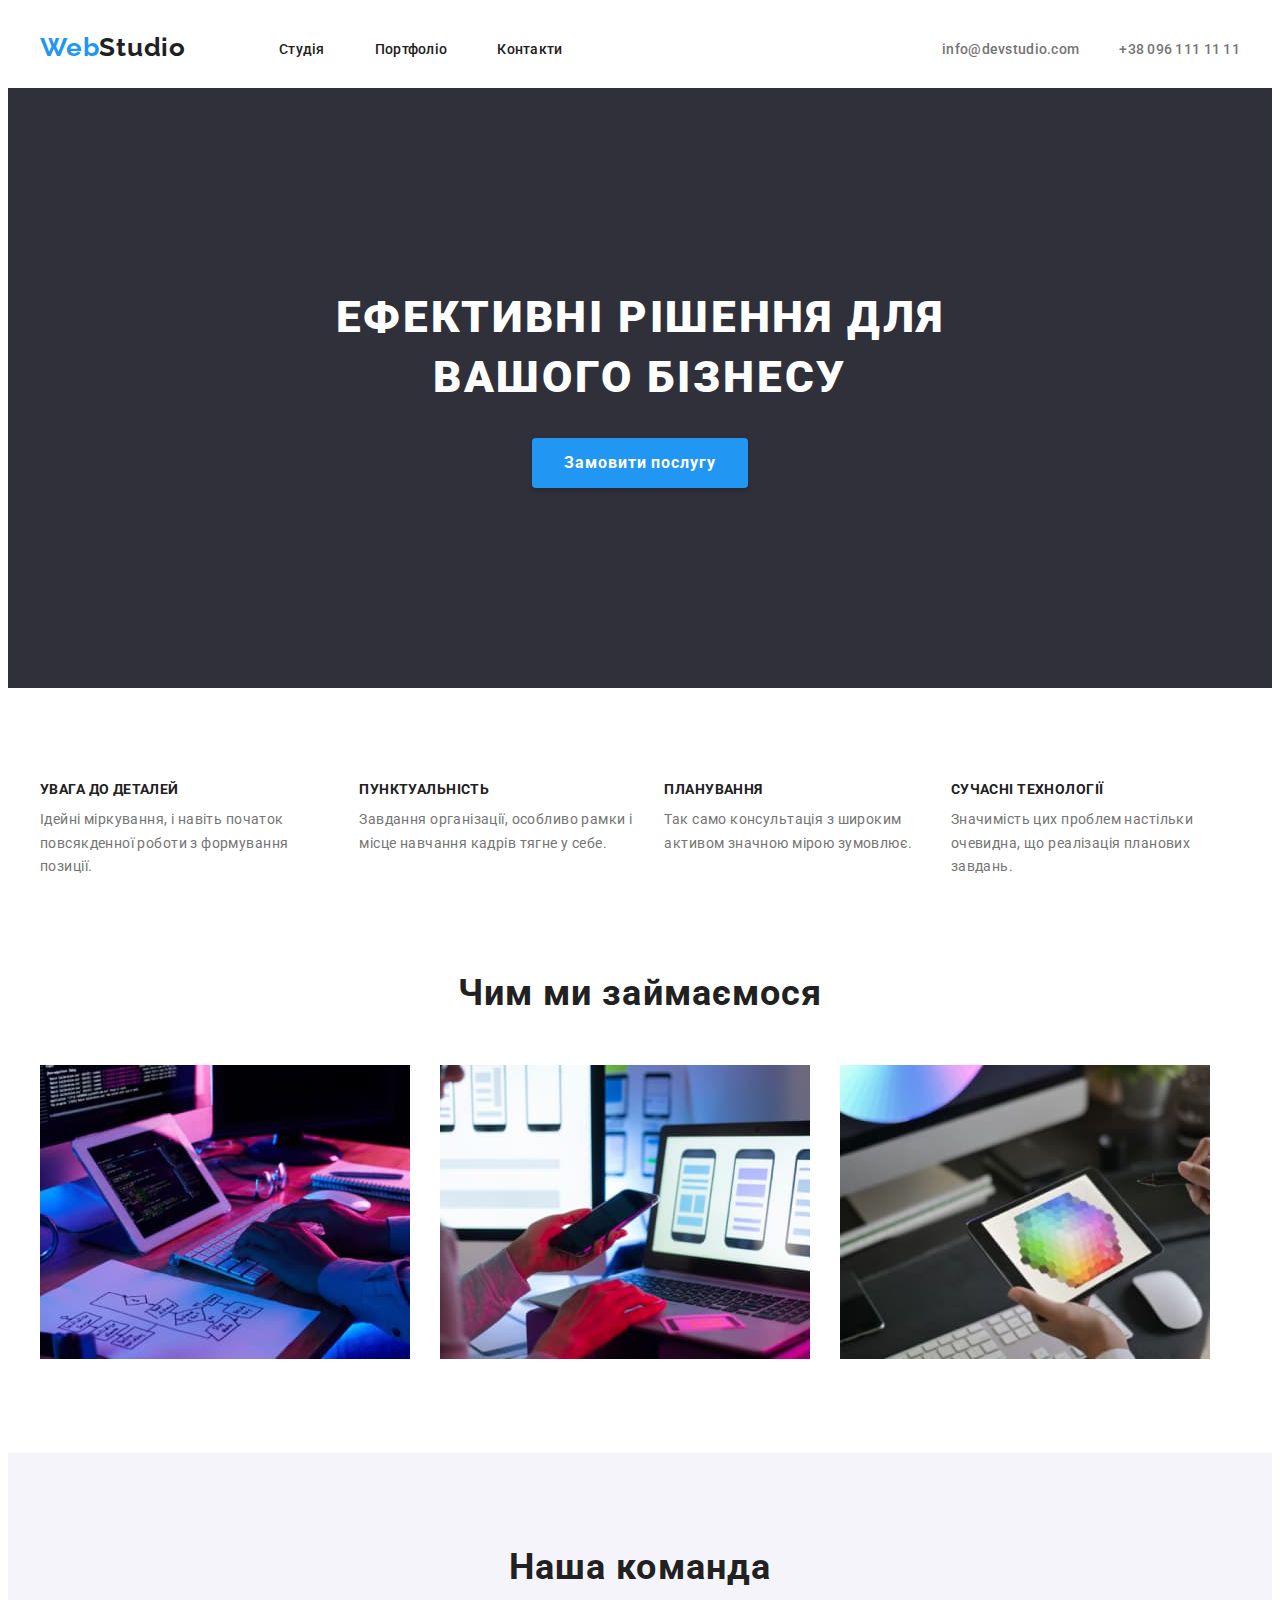
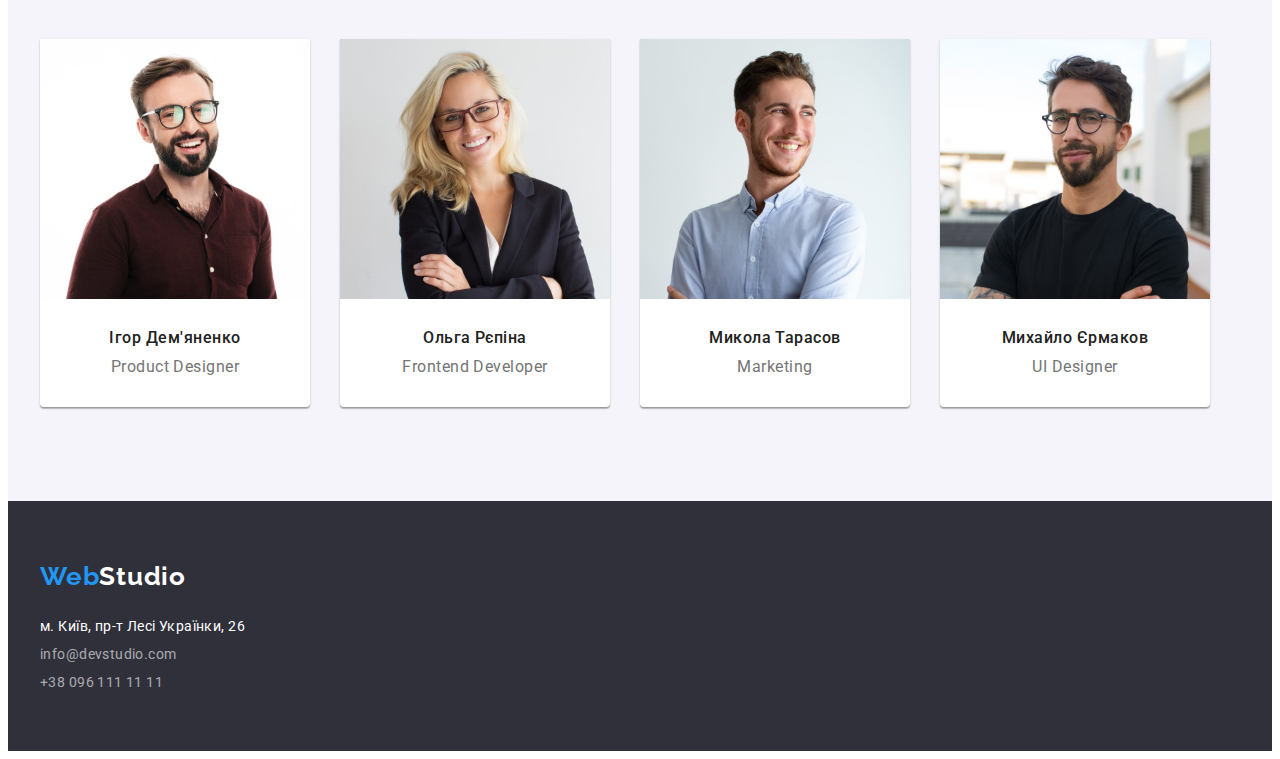
<file: index.html>
<!DOCTYPE html>
<html lang="uk">
  <head>
    <meta charset="UTF-8">
    <meta http-equiv="X-UA-Compatible" content="IE=edge">
    <meta name="viewport" content="width=device-width, initial-scale=1.0">
    <title>Студія</title>
    <link rel="preconnect" href="https://fonts.googleapis.com">
    <link rel="preconnect" href="https://fonts.gstatic.com" crossorigin>
    <link
        href="https://fonts.googleapis.com/css2?family=Raleway:wght@700&family=Roboto:wght@400;500;700;900&display=swap"
        rel="stylesheet">
    <link rel="stylesheet" href="https://cdnjs.cloudflare.com/ajax/libs/modern-normalize/1.1.0/modern-normalize.min.css" integrity="sha512-wpPYUAdjBVSE4KJnH1VR1HeZfpl1ub8YT/NKx4PuQ5NmX2tKuGu6U/JRp5y+Y8XG2tV+wKQpNHVUX03MfMFn9Q==" crossorigin="anonymous" referrerpolicy="no-referrer" />
    <link rel="stylesheet" href="./css/styles.css" />
  </head>
  <body class="body">

   <!-------------------------- Header *** Меню навігації ------------------------->

    <header>
      <div class="container header-container">
      <nav class="header-nav">
        <a class="logo" href="index.html"><span class="logo-span">Web</span>Studio </a>
            <ul class="site-nav list">
        <li><a class="menu-link" href="">Студія</a></li>
        <li><a class="menu-link" href="./portfolio.html">Портфоліо</a></li>
        <li><a class="menu-link" href="">Контакти</a></li>
      </ul>
      </nav>

      <ul class="contacts list">
        <li><a class="contacts-link" href="mailto:info@devstudio.com">info@devstudio.com</a></li>
        <li><a class="contacts-link" href="tel:+380961111111">+38 096 111 11 11</a></li>
      </ul>
      </div>
    </header>

    <main>
      <!---------------------- Ефективні рішення ---------------------->

      <section class="section section-head">
        <h1 class="section-heading">Ефективні рішення для вашого бізнесу</h1>
        <button class="btn-order" type="button">Замовити послугу</button>
      </section>
      
      <!-------------- Benefits-list *** Увага до деталей -------------->
      
      <section class="section benefits">
        <div class="container">
        <ul class="benefits-list">
          <li>
            <h2 class="title">УВАГА ДО ДЕТАЛЕЙ</h2>
            <p class="text">
              Ідейні міркування, і навіть початок повсякденної роботи з
              формування позиції.
            </p>
          </li>
          <li>
            <h2 class="title">ПУНКТУАЛЬНІСТЬ</h2>
            <p class="text">
              Завдання організації, особливо рамки і місце навчання кадрів тягне
              у себе.
            </p>
          </li>
          <li>
            <h2 class="title">ПЛАНУВАННЯ</h2>
            <p class="text">
              Так само консультація з широким активом значною мірою зумовлює.
            </p>
          </li>
          <li>
            <h2 class="title">СУЧАСНІ ТЕХНОЛОГІЇ</h2>
            <p class="text">
              Значимість цих проблем настільки очевидна, що реалізація планових
              завдань.
            </p>
          </li>
        </ul>
      </div>
      </section>

      <!--------------------- Чим ми займаємося --------------------------->

      <section class="section">
        <div class="container">
        <h2 class="heading-text">Чим ми займаємося</h2>
        <ul class="work-list">
          <li>
            <img src="./images/photo1.jpg" alt="набір тексту" width="370" />
          </li>
          <li><img src="./images/photo2.jpg" alt="смартфон" width="370" /></li>
          <li><img src="./images/photo3.jpg" alt="планшет" width="370" /></li>
        </ul>
        </div>
      </section>

      <!---------------------- Наша команда ------------------------------->

      <section class="section team-section">
        <div class="container ">
        <h2 class="heading-text">Наша команда</h2>
        <ul class="team">
          <li class="team-list">
            <img class="img-contact"
                src="./images/product.jpg"
                alt="Чоловік в коричневій сорочці"
                width="270"
              />
               <h3 class="team-name">Ігор Дем'яненко</h3>
                <p class="job-title">Product Designer</p>
               </li>
          <li class="team-list">
            <img class="img-contact"
                src="./images/frontend.jpg"
                alt="Жінка в окулярах"
                width="270"
              />
               <h3 class="team-name">Ольга Рєпіна</h3>
                <p class="job-title">Frontend Developer</p>
               </li>
          <li class="team-list">
            <img class="img-contact"
                src="./images/marketing.jpg"
                alt="Чоловік в світлій сорочці"
                width="270"
              />
               <h3 class="team-name">Микола Тарасов</h3>
                <p class="job-title">Marketing</p>
              </li>
          <li class="team-list">
            <img class="img-contact"
                src="./images/designer.jpg"
                alt="Чоловік в чорній футболці"
                width="270"
              />
                <h3 class="team-name">Михайло Єрмаков</h3>
                <p class="job-title">UI Designer</p>
               </li>
        </ul>
        </div>
      </section>
    </main>

    <!----------------------- Футер-Контакти ----------------------------->

    <footer class="footer-contacts">
      <div class="container">
      <a class="logo-footer" href="index.html"><span class="logo-span">Web</span><span class="logo-studio">Studio</span> </a>
      <address class="address-container">
        <ul class="address-footer">
          <li><a class="footer-link-address" href="https://goo.gl/maps/NiQYcTYFRRt27G937">м. Київ, пр-т Лесі Українки, 26</a></li>
          <li><a class="footer-link-mail" href="mailto:info@devstudio.com">info@devstudio.com</a></li>
          <li><a class="footer-link-contacts" href="tel:+380961111111">+38 096 111 11 11</a></li>
        </ul>
      </address>
      </div>
    </footer>
  
  </body>
</html>
</file>
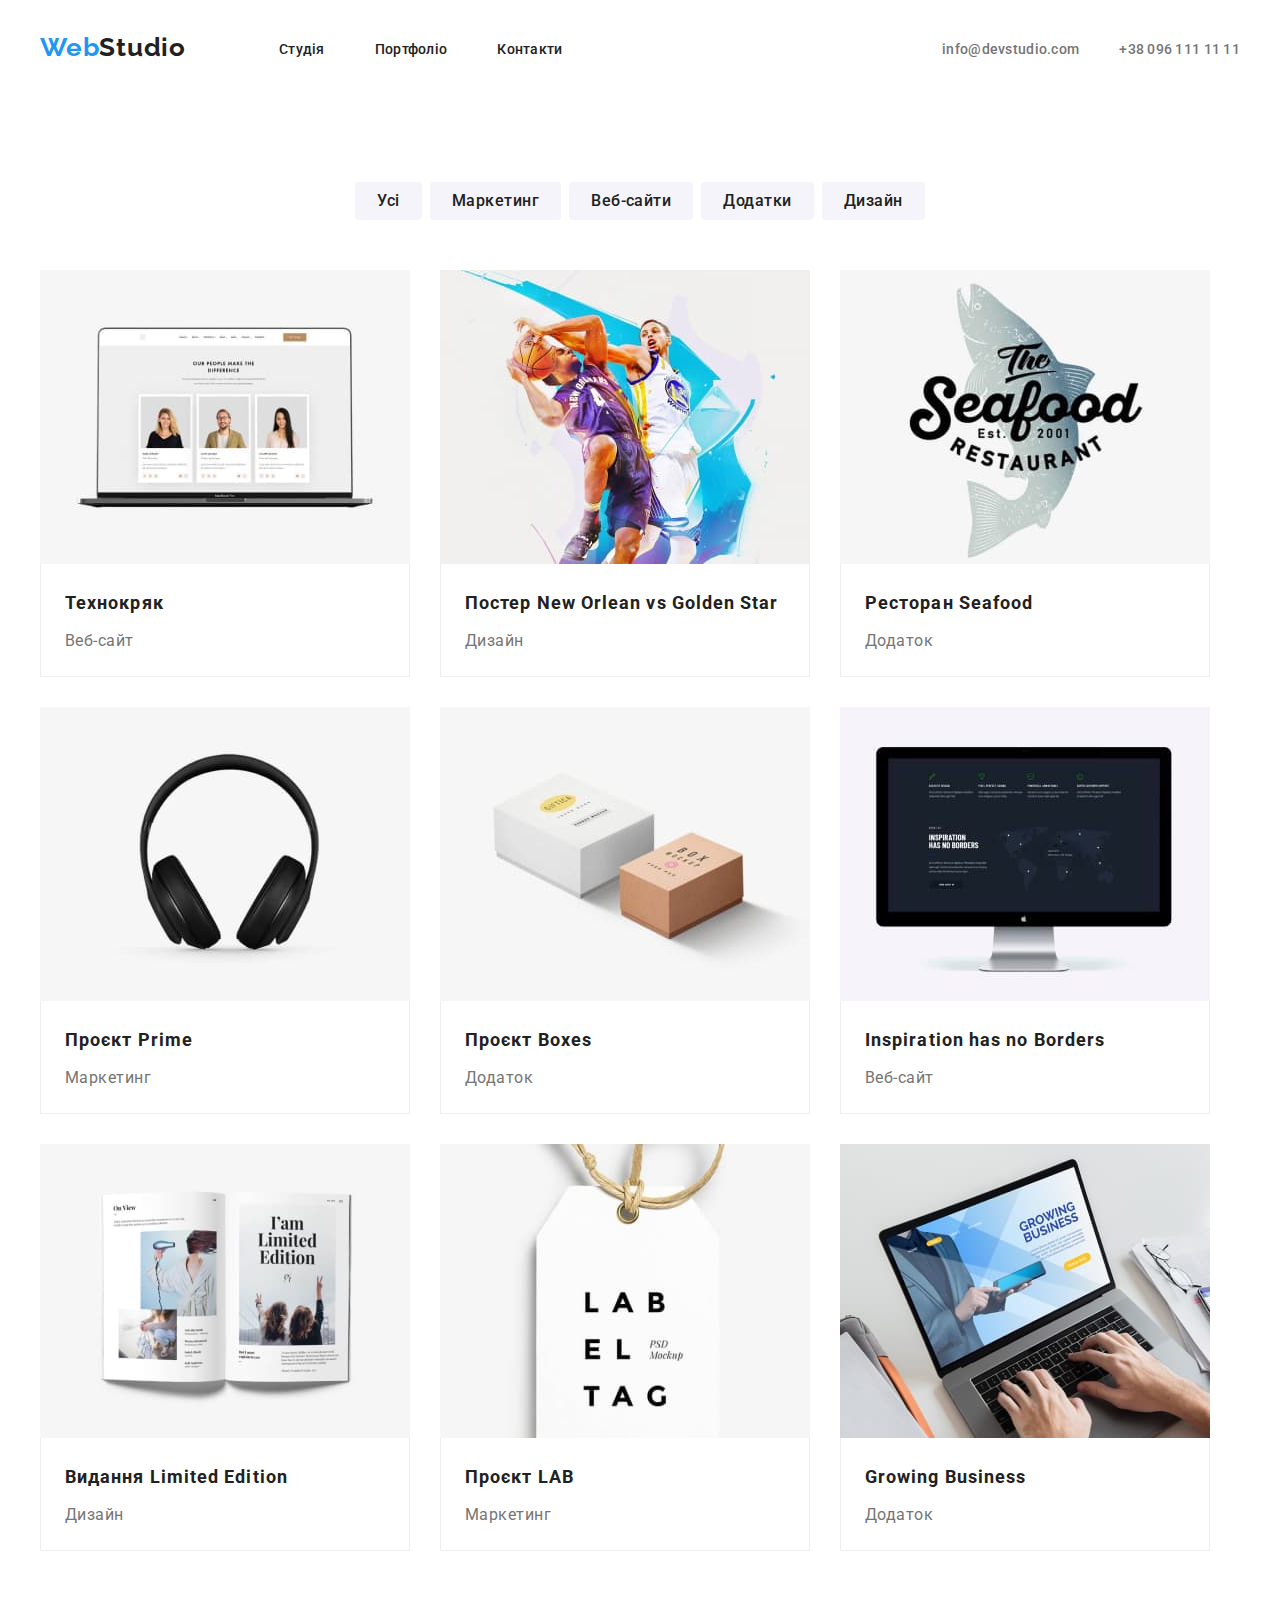
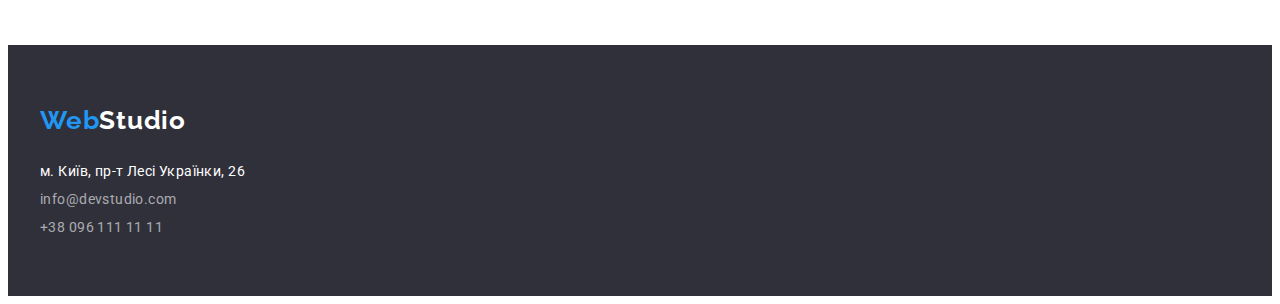
<file: portfolio.html>
<!DOCTYPE html>
<html lang="uk">
  <head>
    <meta charset="UTF-8">
    <meta http-equiv="X-UA-Compatible" content="IE=edge">
    <meta name="viewport" content="width=device-width, initial-scale=1.0">
    <title>Портфоліо</title>
    <link rel="preconnect" href="https://fonts.googleapis.com">
    <link rel="preconnect" href="https://fonts.gstatic.com" crossorigin>
    <link href="https://fonts.googleapis.com/css2?family=Raleway:wght@700&family=Roboto:wght@400;500;700;900&display=swap"
        rel="stylesheet">
    <link rel="stylesheet" href="https://cdnjs.cloudflare.com/ajax/libs/modern-normalize/1.1.0/modern-normalize.min.css" integrity="sha512-wpPYUAdjBVSE4KJnH1VR1HeZfpl1ub8YT/NKx4PuQ5NmX2tKuGu6U/JRp5y+Y8XG2tV+wKQpNHVUX03MfMFn9Q==" crossorigin="anonymous" referrerpolicy="no-referrer" />
    <link rel="stylesheet" href="./css/styles.css" />
  </head>
  <body>
<!-------------------------- Header *** Меню навігації ------------------------->

    <header>
      <div class="container header-container">
      <nav class="header-nav">
        <a class="logo" href="index.html"><span class="logo-span">Web</span>Studio </a>
            <ul class="site-nav list">
        <li><a class="menu-link" href="index.html">Студія</a></li>
        <li><a class="menu-link" href="./portfolio.html">Портфоліо</a></li>
        <li><a class="menu-link" href="">Контакти</a></li>
      </ul>
      </nav>

      <ul class="contacts list">
        <li><a class="contacts-link" href="mailto:info@devstudio.com">info@devstudio.com</a></li>
        <li><a class="contacts-link" href="tel:+380961111111">+38 096 111 11 11</a></li>
      </ul>
      </div>
    </header>
    
    <main>
      <!-------------------------- Filter *** Фільтри - 5 кнопок -------------------------------->
       <section class="section">     
      <div class="container">
        <ul class="filter">
          <li><button class="button" type="button">Усі</button></li>
          <li><button class="button" type="button">Маркетинг</button></li>
          <li><button class="button" type="button">Веб-сайти</button></li>
          <li><button class="button" type="button">Додатки</button></li>
          <li><button class="button" type="button">Дизайн</button></li>
        </ul>
      

      <!-------------------------------- Portfolio ------------------------------------------->

        <ul class="portfolio">
          <li class="portfolio-item">
            <a class="portfolio-link" href="#">
            <!-- Картинка 1 -->
              <img
                src="./images/tehnocryak.jpg"
                alt="Ноутбук"
                width="370">
                <div class="portfolio-name">
                <h2>Технокряк</h2>
                <p class="portfolio-text">Веб-сайт</p>
                </div>
              </a>
            </li>
          <li class="portfolio-item">
            <a class="portfolio-link" href="#">
            <!-- Картинка 2 -->
              <img
                src="./images/poster.jpg"
                alt="Два баскетболісти у стрибку"
                width="370">
                <div class="portfolio-name">
              <h2>Постер New Orlean vs Golden Star</h2>
                <p class="portfolio-text">Дизайн</p>
                </div>
              </a>  
              </li>
          <li class="portfolio-item">
            <a class="portfolio-link" href="#">
                <!-- Картинка 3 -->
                <img
                src="./images/restaurant.jpg"
                alt="Лого ресторану морської їжі"
                width="370">
                <div class="portfolio-name">
                <h2>Ресторан Seafood</h2>
                <p class="portfolio-text">Додаток</p>
                </div>
              </a>          
              </li>
          <li class="portfolio-item">
            <a class="portfolio-link" href="#">
            <!-- Картинка 4 -->
                <img
                src="./images/prime.jpg"
                alt="Навушники"
                width="370">
                <div class="portfolio-name">
                <h2>Проєкт Prime</h2>
                <p class="portfolio-text">Маркетинг</p>
                </div>
              </a>          
              </li>
          <li class="portfolio-item">
            <a class="portfolio-link" href="#">
            <!-- Картинка 5 -->
                          <img
                src="./images/boxes.jpg"
                alt="Дві коробки"
                width="370">
                <div class="portfolio-name">
                <h2>Проєкт Boxes</h2>
                <p class="portfolio-text">Додаток</p>
                </div>
              </a>          
              </li>
          <li class="portfolio-item">
            <a class="portfolio-link" href="#">
            <!-- Картинка 6 -->
                          <img
                src="./images/borders.jpg"
                alt="Моноблок"
                width="370">
                <div class="portfolio-name">
              <h2>Inspiration has no Borders</h2>
                <p class="portfolio-text">Веб-сайт</p>
                </div>
              </a>          
              </li>
          <li class="portfolio-item">
            <a class="portfolio-link" href="#">
            <!-- Картинка 7 -->
                          <img
                src="./images/edition.jpg"
                alt="Моноблок"
                width="370">
                <div class="portfolio-name">
                              <h2>Видання Limited Edition</h2>
                <p class="portfolio-text">Дизайн</p>
                </div>
              </a>          
              </li>
              <li class="portfolio-item">
                <a class="portfolio-link" href="#">
            <!-- Картинка 8 -->
                          <img
                src="./images/lab.jpg"
                alt="Моноблок"
                width="370">
                <div class="portfolio-name">
                <h2>Проєкт LAB</h2>
                <p class="portfolio-text">Маркетинг</p>
                </div>
              </a>
              </li>
              <li class="portfolio-item">
              <a class="portfolio-link" href="#">
            <!-- Картинка 9 -->
              <img
                src="./images/business.jpg"
                alt="Моноблок"
                width="370">
                <div class="portfolio-name">
              <h2>Growing Business</h2>
                <p class="portfolio-text">Додаток</p>
                </div>
              </a>             
          </li>
        </ul>
        </div>
        </section>
        </main>

    <!----------------------- Футер-Контакти ----------------------------->

    <footer class="footer-contacts">
      <div class="container">
      <a class="logo-footer" href="index.html"><span class="logo-span">Web</span><span class="logo-studio">Studio</span> </a>
      <address class="address-container">
        <ul class="address-footer">
          <li><a class="footer-link-address" href="https://goo.gl/maps/NiQYcTYFRRt27G937">м. Київ, пр-т Лесі Українки, 26</a></li>
          <li><a class="footer-link-mail" href="mailto:info@devstudio.com">info@devstudio.com</a></li>
          <li><a class="footer-link-contacts" href="tel:+380961111111">+38 096 111 11 11</a></li>
        </ul>
      </address>
      </div>
    </footer>
  </body>
</html>
</file>
<file: css/styles.css>
/* Колір основного фону #F5F5F5 */
/* Колір основного тексту (чорний) #212121 */
/* Акцент (синій) #2196F3 */

:root {
  --primary-text-color: #212121;
  --secondary-text-color: #757575;
  --title-text-color: #212121;
  --text-heading: #ffffff;
  --accent-color: #2196f3;
  --logo-span: #2196f3;
  --btn-background-light: #f5f4fa;
  --btn-background: #2196f3;
  --active-btn: #188ce8;
  --body-font: "Roboto", sans-serif;
  --background-section: #2f303a;
  --team-list-background-color: #ffffff;
  --header-background-color: #ffffff;
}

body {
  background-color: #ffffff;
  color: var(--primary-text-color);
  font-family: var(--body-font);
}

ul {
  margin: 0;
  padding: 0;
  list-style: none;
}

figure {
  margin: 0;
}

h1,
h2, 
h3, 
h4, 
h5, 
h6
  {
  margin-top: 0;
}

p {
  margin-top: 0;
  margin-bottom: 0;
}

img {
	display: block;
	max-width: 100%;
	height: auto;
}

button {
  font-family: inherit;
  cursor: pointer;
}

/* -------------------------- Header *** Меню навігації ------------------------- */

.container {
  width: 1200px;
  padding-left: 15px;
  padding-right: 15px;
  margin-left: auto;
  margin-right: auto;
  }

  .header-container {
    display: flex;
    background-color: var(--header-background-color);
   }

   .line {
    border-bottom: 1px solid #ECECEC;
   }

.contacts {
  display: flex;
  margin-left: auto;
  gap: 40px;
  align-items: center;
  }

.site-nav {
  display: flex;
  gap: 50px;
  }

.header-nav {
  display: flex;
  align-items: center;
}



.logo {
  margin-right: 93px;
  padding-top: 24px;
  padding-bottom: 25px;
  font-family: "Raleway";
  font-weight: 700;
  font-size: 26px;
  line-height: 1.2;
  letter-spacing: 0.03em;
  color: var(--logo-color);
  text-decoration: none;
}

.logo-span {
  color: var(--logo-span);
}

.site-nav a:hover {
  color: var(--accent-color);
}

.menu-link {
  padding-top: 32px;
  padding-bottom: 32px;
  font-weight: 500;
  font-size: 14px;
  line-height: 1.14;
  letter-spacing: 0.02em;
  color: inherit;
  text-decoration: none;
}


.contacts-link:hover {
  color: var(--accent-color);
}

.contacts-link {
  padding-top: 32px;
  padding-bottom: 32px;
  font-weight: 500;
  font-size: 14px;
  line-height: 1.14;
  letter-spacing: 0.02em;
  color: var(--secondary-text-color);
  text-decoration: none;
}

.contacts a:hover,
.contacts a:focus {
  color: var(--accent-color);
}

.phone-number {
  color: var(--secondary-text-color);
}

.phone-number:hover,
.phone-number:focus {
  color: var(--accent-color);
}

/* ---------------------- Ефективні рішення ---------------------- */

.section {
padding-top: 94px;
padding-bottom: 94px;
}

.section-head {
  text-align: center;
  padding: 200px 0;
  background-color: var(--background-section);
}

.section-heading {
  margin: 0 auto 30px;
  max-width: 690px;
  font-weight: 900;
  font-size: 44px;
  line-height: 1.36;
  text-align: center;
  letter-spacing: 0.06em;
  text-transform: uppercase;
  color: var(--text-heading);
}

.btn-order {
  padding: 10px 32px;
  box-shadow: 0px 4px 4px rgba(0, 0, 0, 0.15);
  border-radius: 4px;
  border: none;
  font-weight: 700;
  font-size: 16px;
  line-height: 1.88;
  text-align: center;
  letter-spacing: 0.06em;
  color: var(--text-heading);
  background-color: var(--btn-background);
  border: none;
}

.btn-order:hover,
.btn-order:focus {
  background-color: var(--active-btn);
}

/* -------------- Benefits-list *** Увага до деталей -------------- */

.benefits-list {
  display: flex;
  gap: 30px;
}

.benefits-list .title {
  margin-bottom: 10px;
  font-weight: 700;
  font-size: 14px;
  line-height: 1.14;
  letter-spacing: 0.03em;
  text-transform: uppercase var(--primary-text-color);
}

.benefits-list .text {
  font-size: 14px;
  line-height: 1.7;
  letter-spacing: 0.03em;
  color: var(--secondary-text-color);
}

/* --------------------- Чим ми займаємося --------------------------- */

.work-list {
  display: flex;
  gap: 30px;
}

.benefits {
  padding-bottom: 0;
}

.heading-text {
  margin-bottom: 50px;
  font-weight: 700;
  font-size: 36px;
  line-height: 1.16;
  text-align: center;
  letter-spacing: 0.03em;
}

/* ---------------------- Наша команда ----------------------------- */

.team {
  display: flex;
  gap: 30px;
}

.team-section {
  background-color: #F5F4FA;
  }

.team-list {
  padding-bottom: 30px;
  width: 270px;
  background-color: var(--team-list-background-color);
  box-shadow: 0px 1px 3px rgba(0, 0, 0, 0.12), 0px 1px 1px rgba(0, 0, 0, 0.14), 0px 2px 1px rgba(0, 0, 0, 0.2);
  border-radius: 0px 0px 4px 4px;
  text-align: center
}

.team-name {
  margin-bottom: 10px;
  font-family: "Roboto";
  font-weight: 500;
  font-size: 16px;
  line-height: 1.18;
  letter-spacing: 0.03em;
  color: var(--primary-text-color);
}

.img-contact {
  margin-bottom: 30px;
}

.job-title {
  font-size: 16px;
  line-height: 1.18;
  letter-spacing: 0.03em;
  color: var(--secondary-text-color);
}

/* ------------------------- Футер-Контакти -------------------------- */

.footer-contacts {
  padding-top: 60px;
  padding-bottom: 60px;
}

footer {
  background-color: var(--background-section);
}

.logo-footer {
  font-family: "Raleway";
  font-weight: 700;
  font-size: 26px;
  line-height: 1.19;
  letter-spacing: 0.03em;
  color: var(--logo-color);
  text-decoration: none;
}

.logo-studio {
  font-family: "Raleway";
  font-weight: 700;
  font-size: 26px;
  line-height: 1.19;
  letter-spacing: 0.03em;
  color: var(--text-heading);
  text-decoration: none;
}

.address-container {
  margin-top: 28px;
}

.footer-link-address {
  color: var(--text-heading);
  font-style: normal;
  text-decoration: none;
  font-size: 14px;
  line-height: 1.14;
  letter-spacing: 0.03em;
}

.footer-link-address:hover,
.footer-link-address:focus {
  color: var(--accent-color);
}

.footer-link-contacts {
  color: rgba(255, 255, 255, 0.6);
  font-style: normal;
  text-decoration: none;
  font-size: 14px;
  line-height: 1.14;
  letter-spacing: 0.03em;
}

.footer-link-contacts:hover,
.footer-link-contacts:focus {
  color: var(--accent-color);
}

.footer-link-mail {
  color: rgba(255, 255, 255, 0.6);
  font-style: normal;
  text-decoration: none;
  font-size: 14px;
  line-height: 1.14;
  letter-spacing: 0.03em;
}

.footer-link-mail:hover,
.footer-link-mail:focus {
  color: var(--accent-color);
}

.address-footer {
  display: flex;
  flex-direction:column;
  gap: 12px;
  font-size: 14px;
  line-height: 1.14;
}



/*-------------------------------------------- PORTFOLIO ------------------------------------------------------*/

/* -------------------------- Filter *** Фільтри - 5 кнопок ------------------------------- */

.filter {
  display: flex;
  justify-content: center;
  gap: 8px;
  margin-bottom: 50px;
}

.button {
  padding: 6px 22px;
  color: var(--primary-text-color);
  background-color: var(--btn-background-light);
  font-family: inherit;
  font-weight: 500;
  font-size: 16px;
  line-height: 1.62;
  letter-spacing: 0.03em;
  border: none;
  border-radius: 4px;
}
.button:hover,
.button:focus {
  color: var(--text-heading);
  background-color: var(--active-btn);
}

/* -------------------------------- Portfolio ------------------------------------------- */

.portfolio {
  display: flex;
  flex-wrap: wrap;
  gap: 30px;
  flex-basis: calc((100% - 30px) / 3);
}

.portfolio-item {
  width: 370px;
  background: #FFFFFF;
  }

.portfolio-link {
  text-decoration: none;
}

.portfolio-name {
  padding: 20px 24px;
  border-left: 1px solid #EEEEEE;
  border-right: 1px solid #EEEEEE;
  border-bottom: 1px solid #EEEEEE;

}

.portfolio-text {
font-weight: 400;
font-size: 16px;
line-height: 1.88;
letter-spacing: 0.03em;
color: var(--secondary-text-color);
text-decoration: none;
}

.portfolio-name > h2 {
  margin-bottom: 4px;
  font-weight: 700;
  font-size: 18px;
  line-height: 2.1;
  letter-spacing: 0.06em;
  color: var(--primary-text-color);
}

/* .portfolio-link > p {
  font-size: 16px;
  line-height: 1.88;
  letter-spacing: 0.03em;
  
} */
.portfolio-link:hover,
.portfolio-link:hover {
  color: var(--accent-color);
}
</file>
